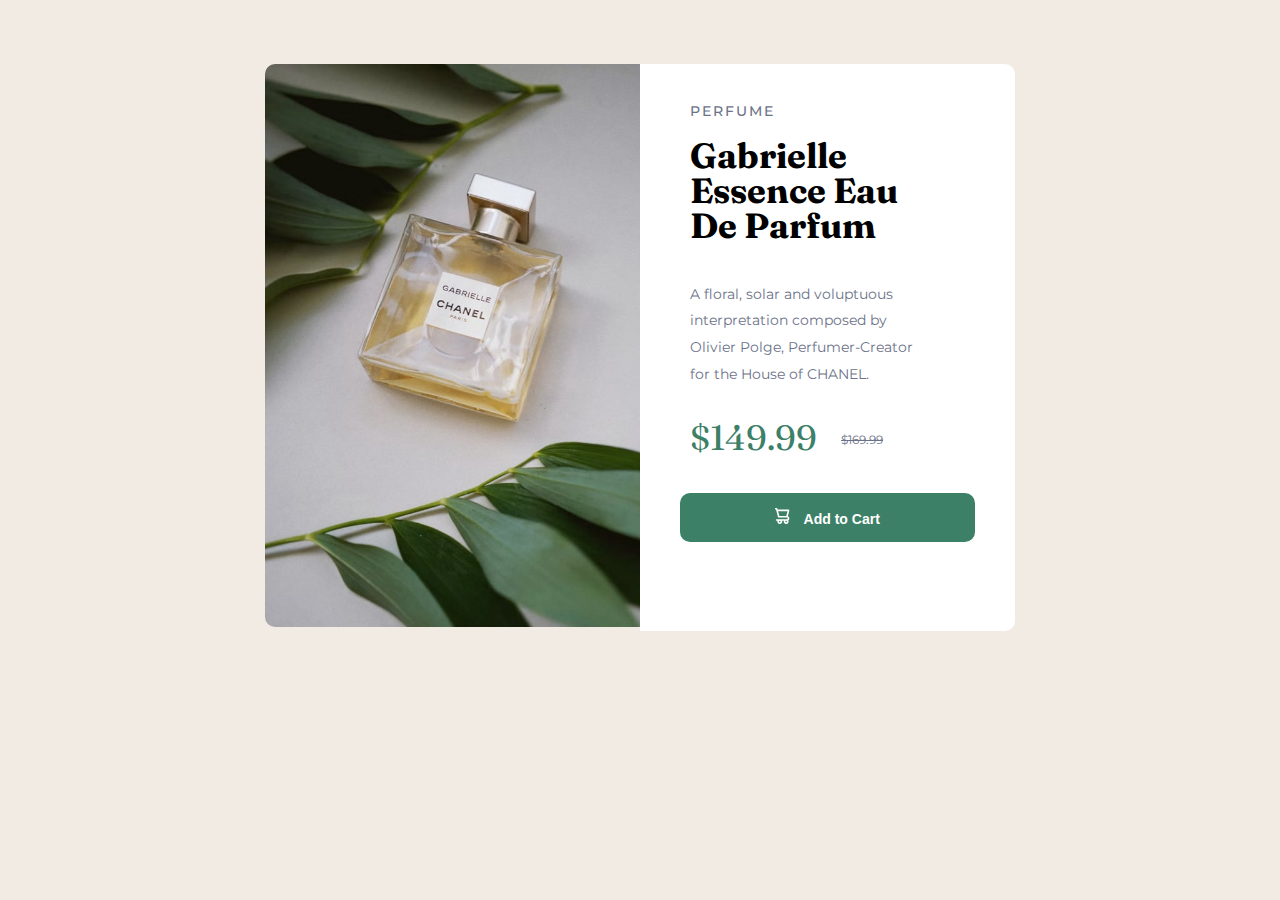
<file: index.html>
<!DOCTYPE html>
<html lang="en">
<head>
    <meta charset="UTF-8">
    <meta http-equiv="X-UA-Compatible" content="IE=edge">
    <meta name="viewport" content="width=device-width, initial-scale=1.0">
    <title>Document</title>
    <link rel="preconnect" href="https://fonts.googleapis.com">
    <link rel="preconnect" href="https://fonts.gstatic.com" crossorigin>
    <link href="https://fonts.googleapis.com/css2?family=Fraunces:opsz,wght@9..144,700&family=Montserrat:wght@500;700&display=swap" rel="stylesheet">
    <link rel="stylesheet" href="style.css">

</head>
<body>
    <div class="col-container">

        <div class="image1">
            <picture class="image2">
                <source media="(min-width:901px)" srcset="image-product-desktop.jpg">
                <img class="image3" src="image-product-mobile.jpg" alt="perfum" style="width:auto;">
            </picture>
        </div>
        <div class="text1">
            <h2>perfume</h2>

            <H1>Gabrielle Essence Eau De Parfum</h1>     
            
            <p>A floral, solar and voluptuous interpretation composed by Olivier Polge, Perfumer-Creator for the House of CHANEL.</p>

            <p class="price3"><span class="price1"> $149.99</span> <sup class="price2">$169.99 </sup></p>
            <div class="button1">

                <button><img class="cart" src="icon-cart.svg" alt="icon cart"> Add to Cart</button>

            </div>

        </div>
    </div>     
</body>
</html>
</file>
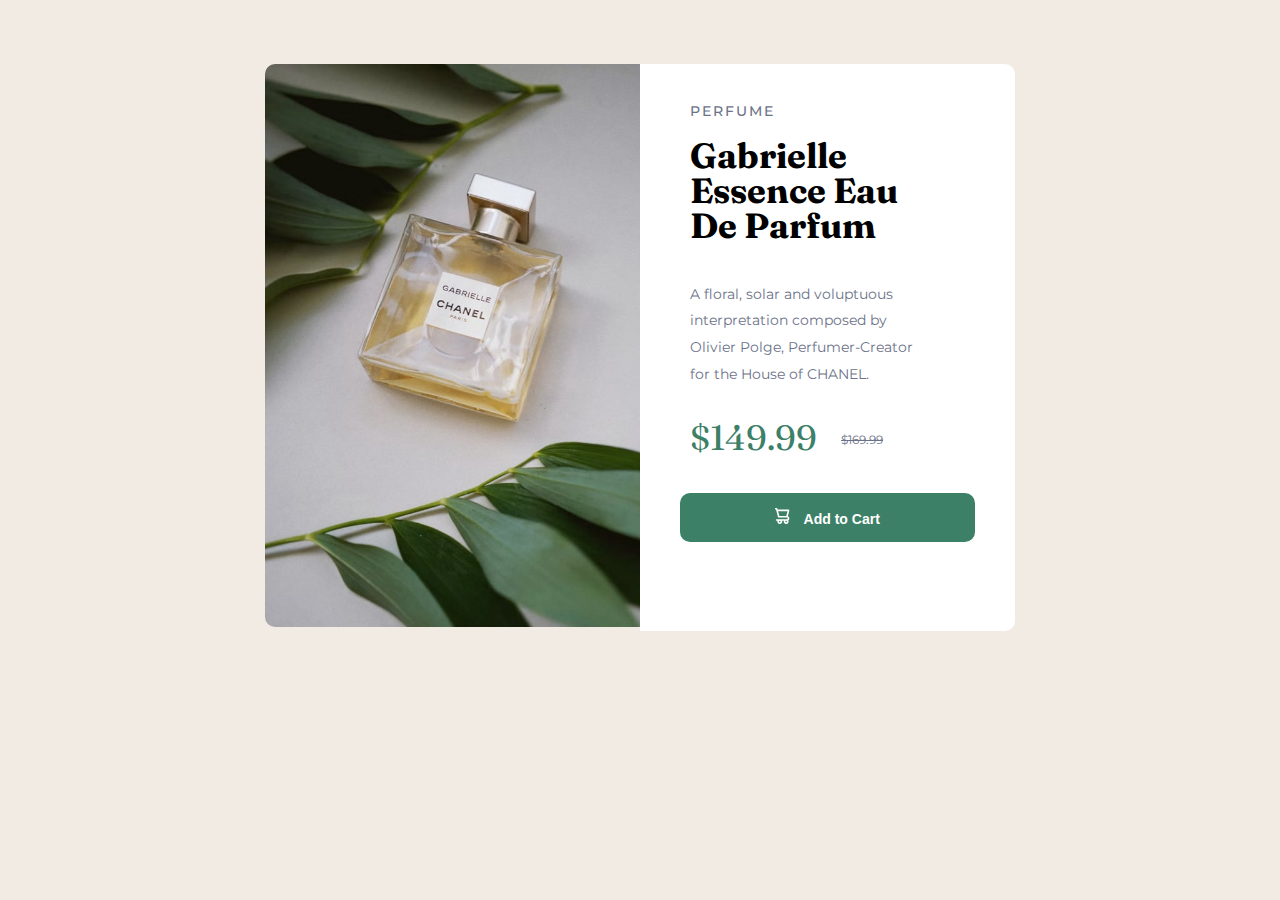
<file: home.html>
<!DOCTYPE html>
<html lang="en">
<head>
    <meta charset="UTF-8">
    <meta http-equiv="X-UA-Compatible" content="IE=edge">
    <meta name="viewport" content="width=device-width, initial-scale=1.0">
    <title>Document</title>
    <link rel="preconnect" href="https://fonts.googleapis.com">
    <link rel="preconnect" href="https://fonts.gstatic.com" crossorigin>
    <link href="https://fonts.googleapis.com/css2?family=Fraunces:opsz,wght@9..144,700&family=Montserrat:wght@500;700&display=swap" rel="stylesheet">
    <link rel="stylesheet" href="style.css">

</head>
<body>
    <div class="col-container">

        <div class="image1">
            <picture class="image2">
                <source media="(min-width:901px)" srcset="image-product-desktop.jpg">
                <img class="image3" src="image-product-mobile.jpg" alt="perfum" style="width:auto;">
            </picture>
        </div>
        <div class="text1">
            <h2>perfume</h2>

            <H1>Gabrielle Essence Eau De Parfum</h1>    
            
            <p>A floral, solar and voluptuous interpretation composed by Olivier Polge, Perfumer-Creator for the House of CHANEL.</p>

            <p class="price3"><span class="price1"> $149.99</span> <sup class="price2">$169.99 </sup></p>
            <div class="button1">

                <button><img class="cart" src="icon-cart.svg" alt="icon cart"> Add to Cart</button>

            </div>

        </div>
    </div>     
</body>
</html>
</file>
<file: style.css>
*{
    margin: 0px;
    padding: 0px;
}

body{
    background-color: #F2EBE3;
    margin-top: 50px;
}

.image1, .text1{
display: table-cell;
width: 100%;
float: left; 

}

.image3{
    border-radius: 10px 0 0 10px;
    width: 100% !important;
}
@media only screen and (max-width: 900px){ 
   
    .image1, .text1, .col-container, .image2 {
    display: block !important ; 
    }
    .col-container{
        width: 90% !important;
    }

}

.text1{
    background-color: white;   
    width: 100%;
    box-sizing: border-box;  
    border-radius: 0px 10px 10px 0px;
          
}

h1{
    margin: 5% 70px 5% 50px ;
    font-family: 'Fraunces', serif;
    font-weight: 700;
    font-size: 35px;
    line-height: 1em;
}

p{
    margin: 10% 80px 5% 50px;
    font-size: 14px;
    font-family: 'Montserrat', sans-serif;
    line-height: 1.9em;
    color: #6C7289;
}

h2{
    margin: 10% 80px 0px 50px;
    font-family: 'Montserrat', sans-serif;
    font-weight: 500;
    font-size: 14px;
    text-transform: uppercase;
    letter-spacing: 2px;
    color: #6C7289;
}
.price1{
    color: #3C8067;
    font-size: 35px;
    font-family: 'Fraunces', serif;    
}
.price2{
    text-decoration: line-through;
    margin: 5% 20px;
}
.price3{
    margin: 10% 0px 10px 50px;
}
.button1{
    text-align: center;
    position: relative;
    padding: 15px 0px;
    margin: 20px 40px;
    
}

.col-container{
    display: flex;
    margin: 5% auto;
    Width: 750px;
    
}

button{
    background-color: #3C8067;
    font-size: 14px;
    font-weight: 700;
    color: white;
    padding: 15px 50px;
    border: none;
    border-radius: 10px;
    width: 100%;
}

button:hover{
    background-color: #1C232B;
}

.cart{
    margin-right: 10px;
}

@media only screen and (max-width: 900px){
    .text1{
        border-radius: 0px 0px 10px 10px;
        margin-bottom: 5%;
    }
    .image3{
        border-radius: 10px 10px 0 0px;
    }
    h1, h2, p, .button1{
        margin-right: 6%;
        margin-left: 6%;
    }


}
</file>
